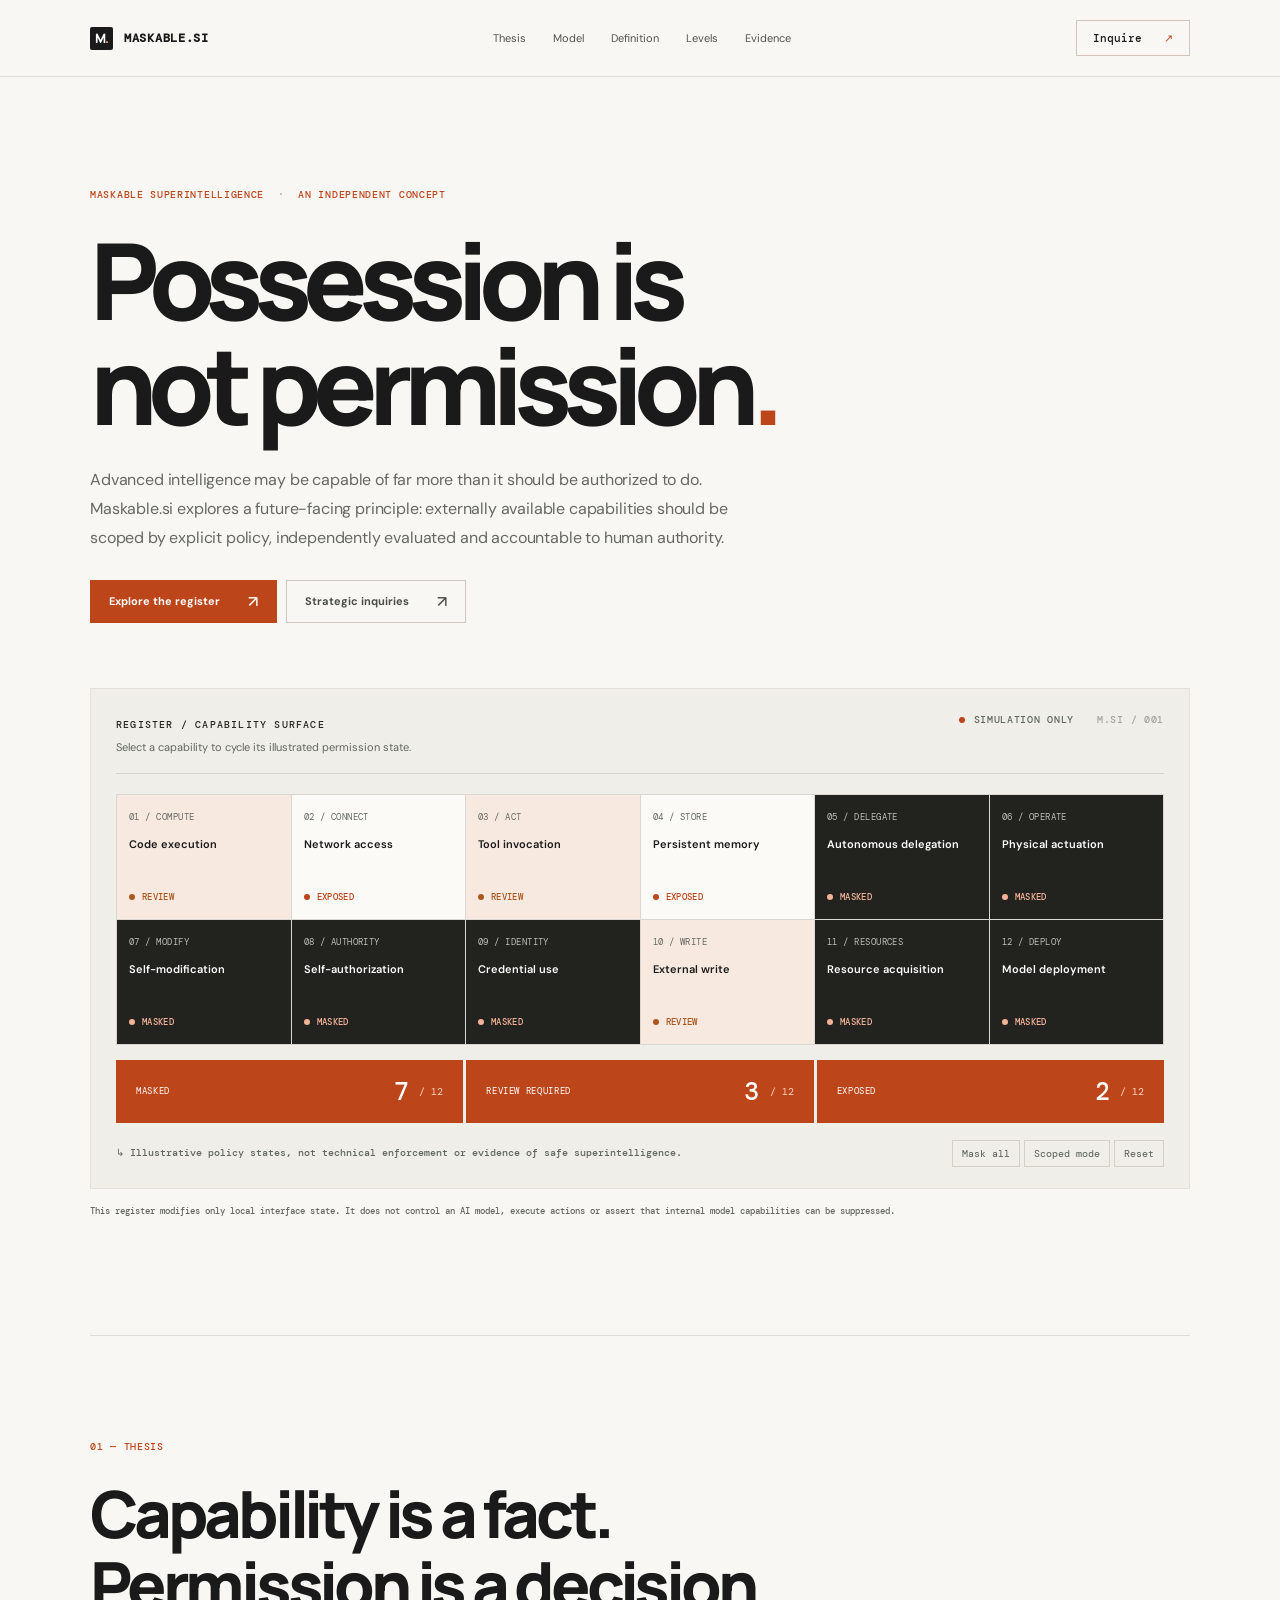
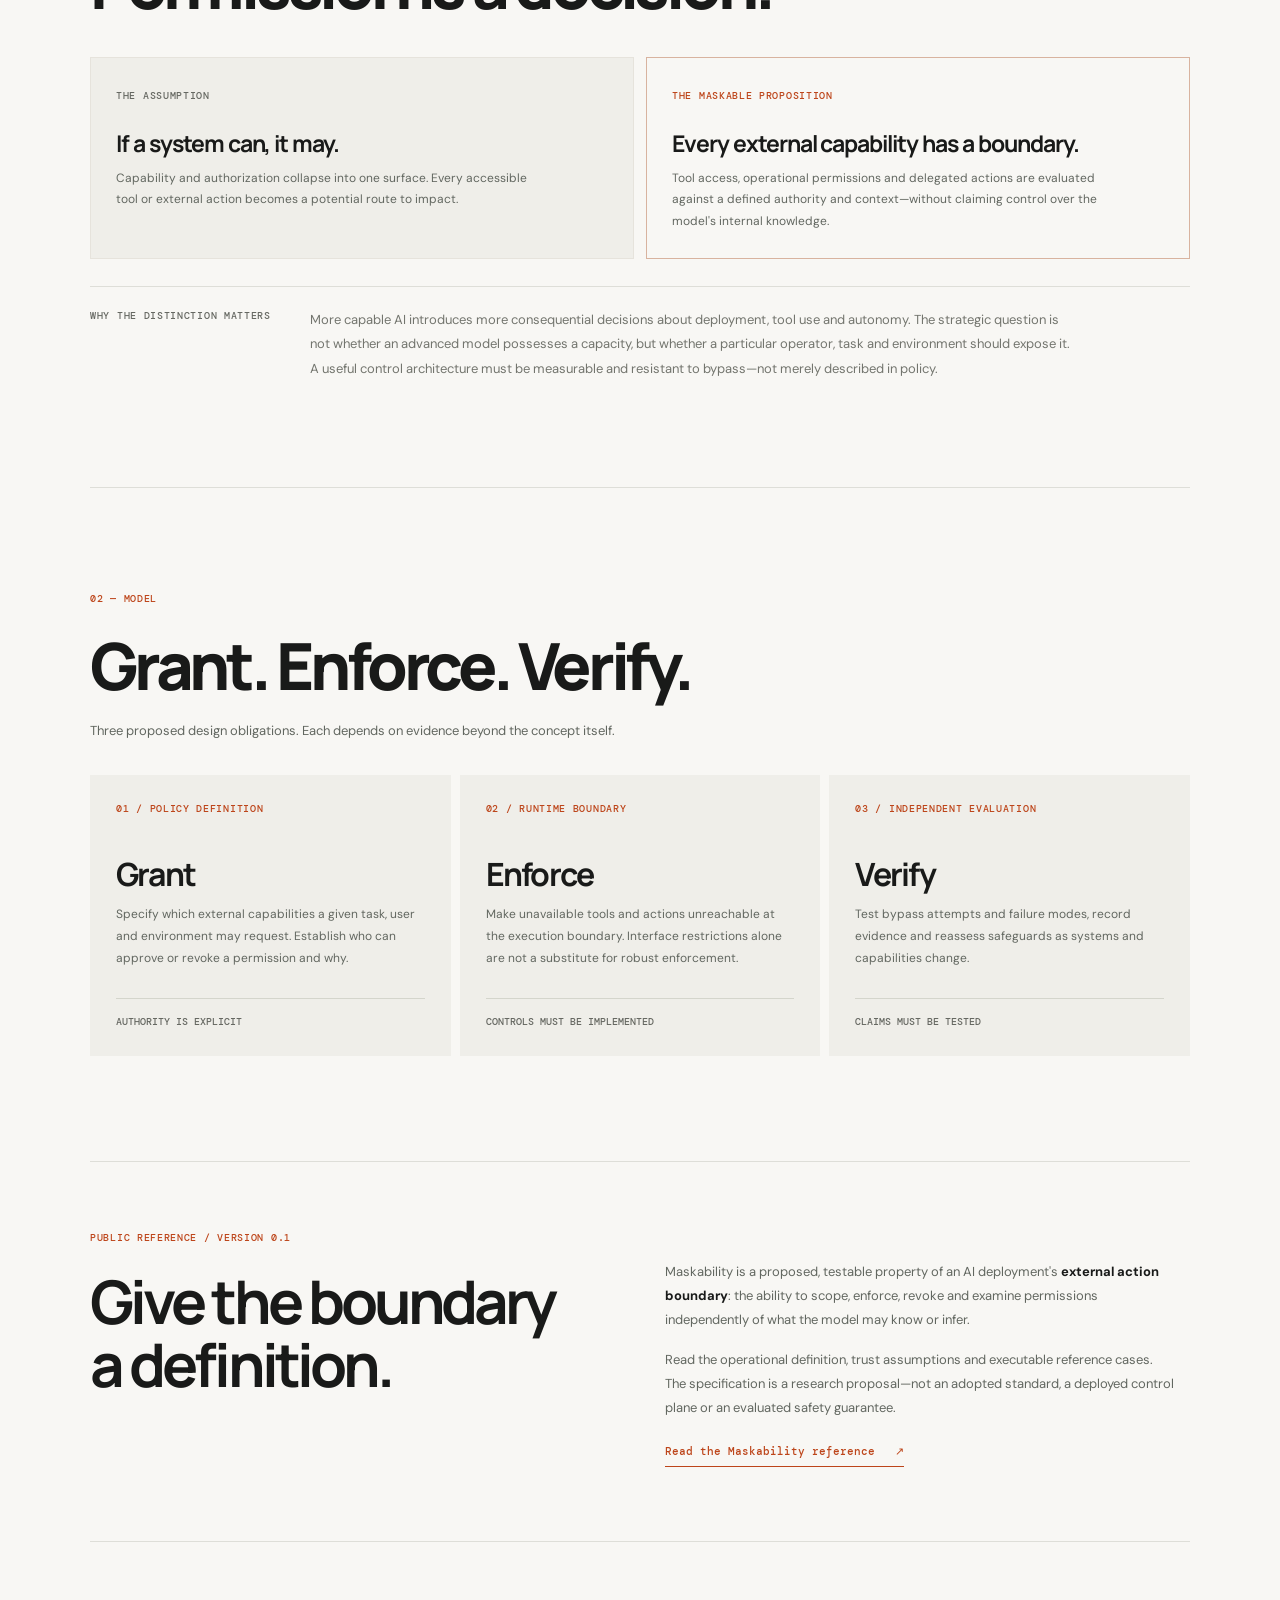
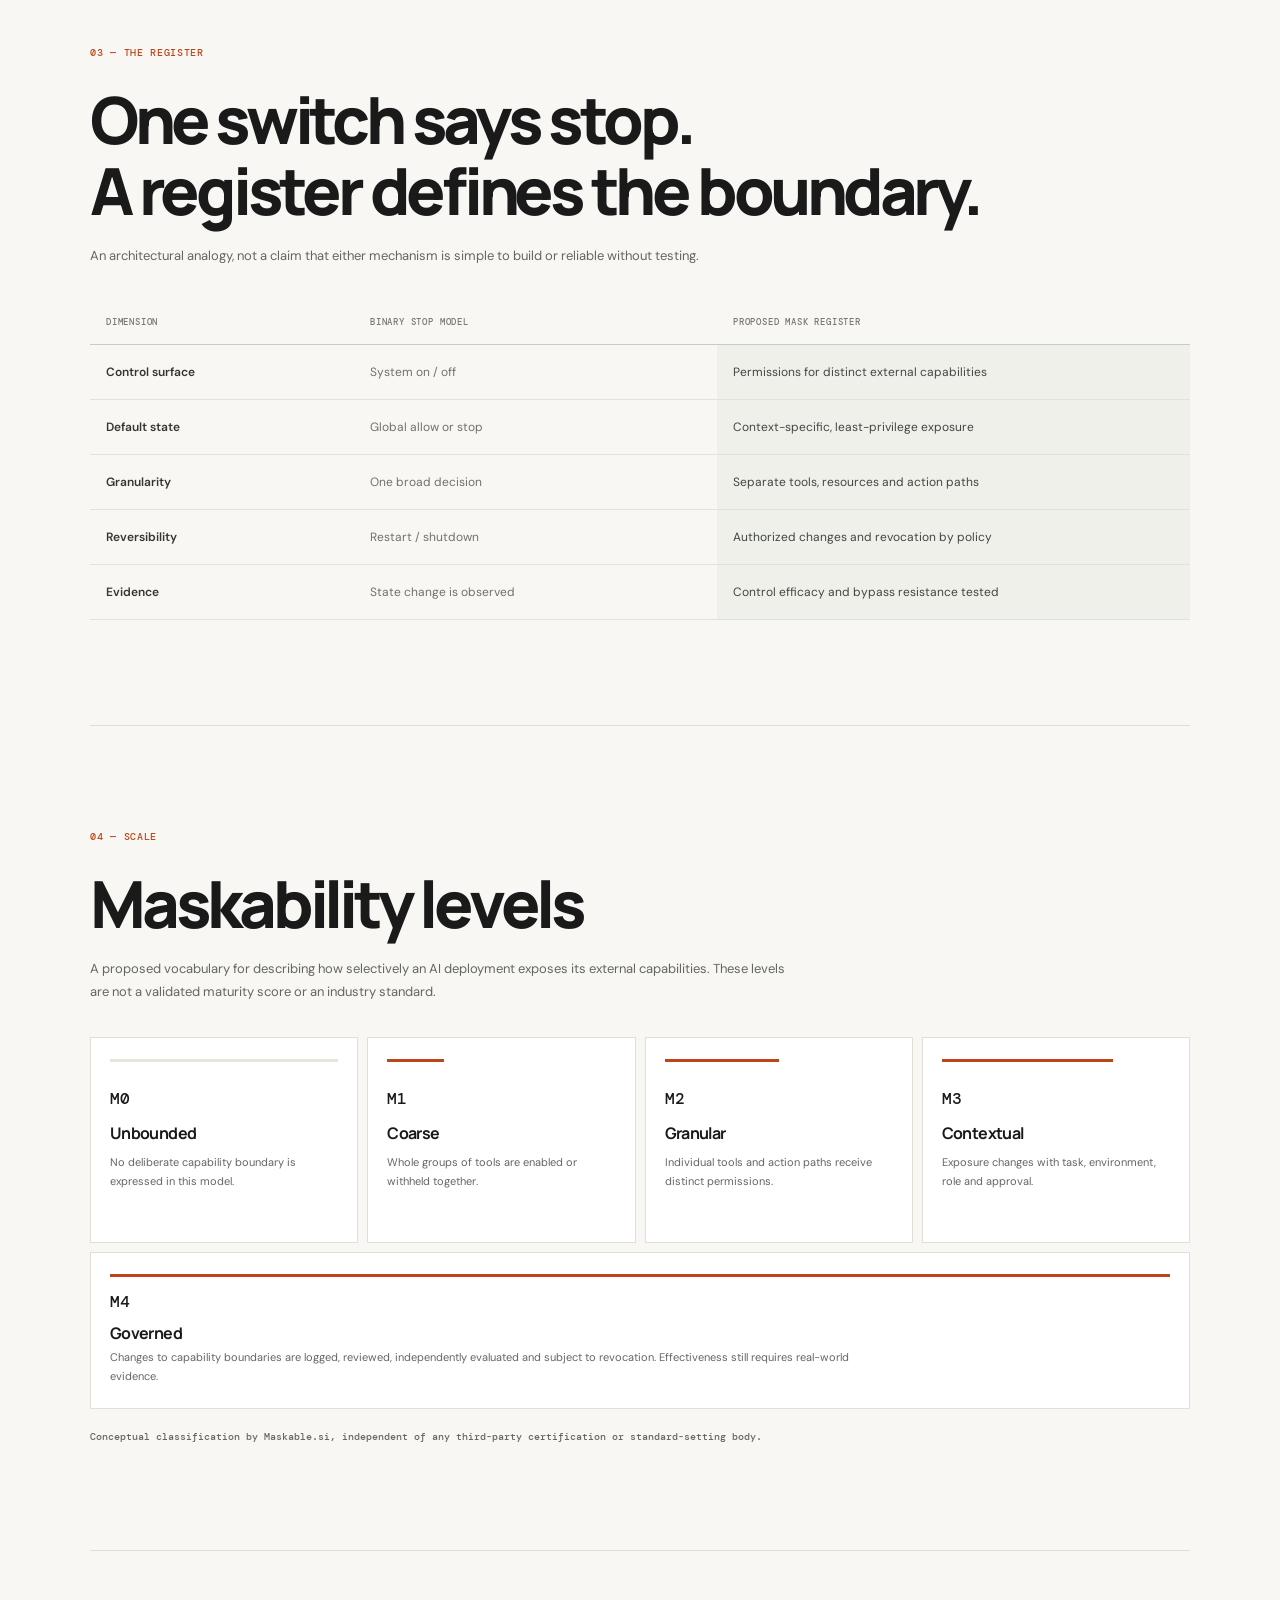
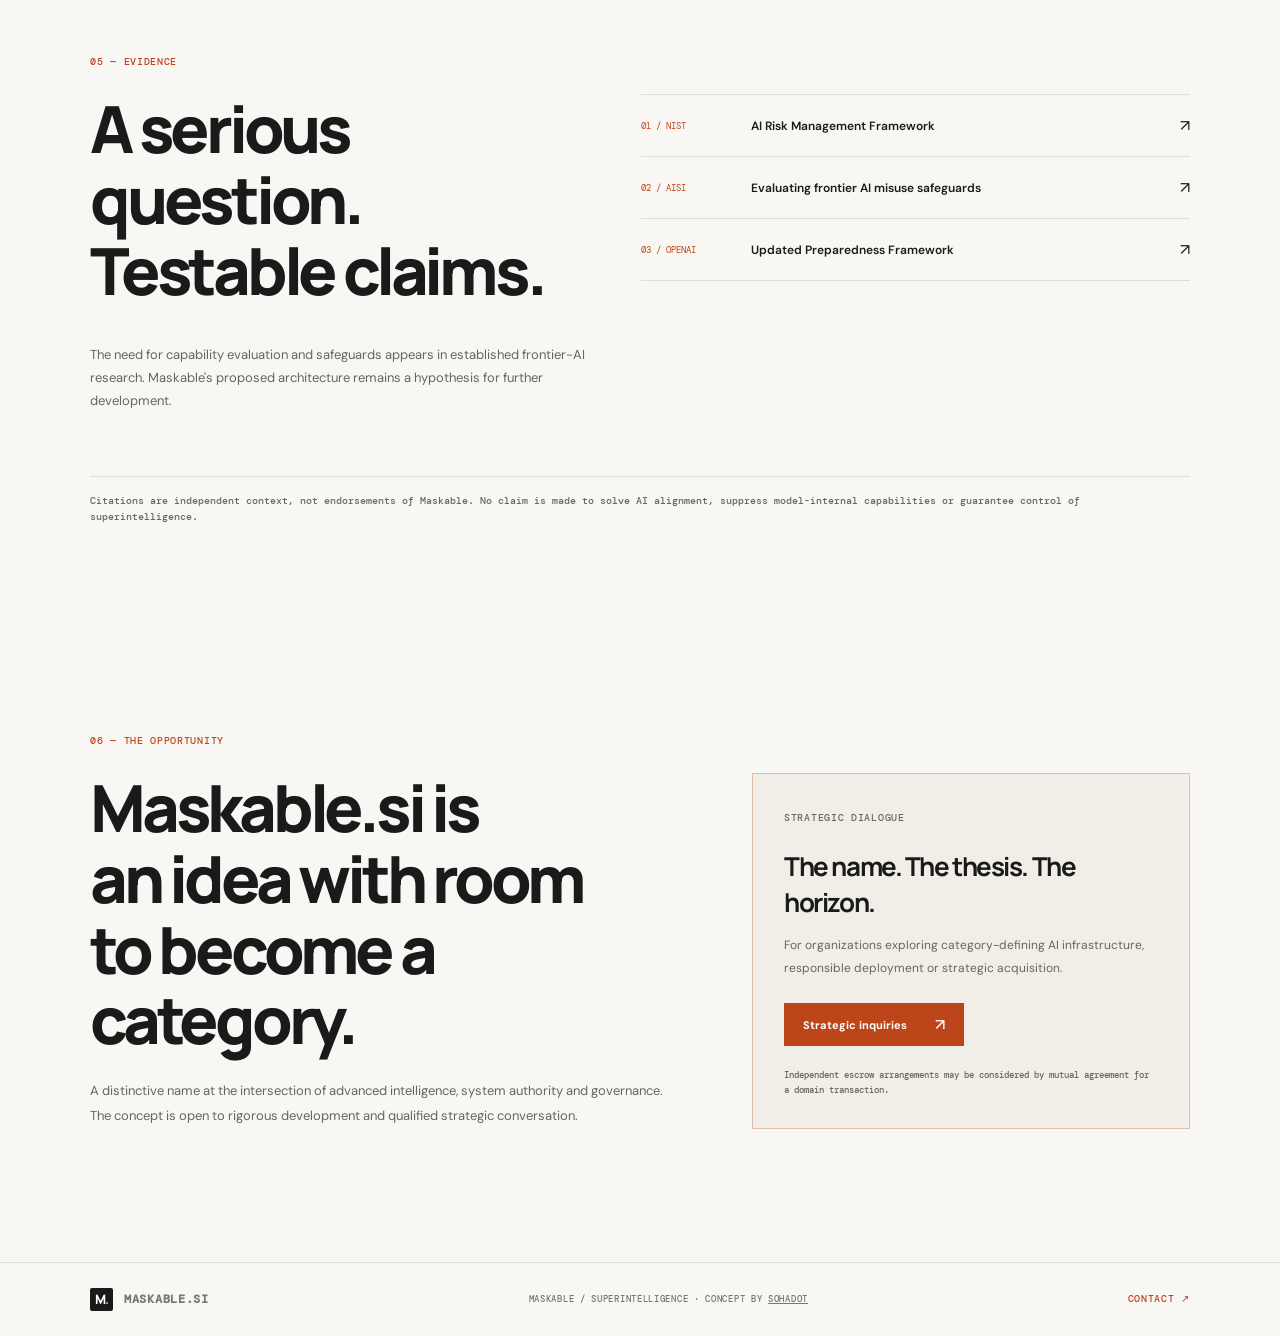
<file: index.html>
<!DOCTYPE html>
<html lang="en">
<head>
  <meta charset="utf-8">
  <meta name="viewport" content="width=device-width, initial-scale=1">
  <meta name="theme-color" content="#f8f7f4">
  <meta name="color-scheme" content="light">
  <title>Maskable.si — Possession is not permission.</title>
  <meta name="description" content="Maskable Superintelligence: a proposed capability-governance concept for advanced AI. Possession is not permission. Explore the mask register, governance model and strategic thesis.">
  <meta name="robots" content="index, follow, max-image-preview:large">
  <link rel="canonical" href="https://maskable.si/">
  <link rel="icon" href="/assets/mark.svg" type="image/svg+xml">
  <link rel="preconnect" href="https://fonts.googleapis.com">
  <link rel="preconnect" href="https://fonts.gstatic.com" crossorigin>
  <link href="https://fonts.googleapis.com/css2?family=DM+Mono:wght@400;500&family=DM+Sans:wght@400;500;600;700&family=Manrope:wght@400;500;600;700;800&display=swap" rel="stylesheet">
  <link rel="stylesheet" href="/assets/styles.css">
  <meta property="og:type" content="website">
  <meta property="og:site_name" content="Maskable Superintelligence">
  <meta property="og:locale" content="en_US">
  <meta property="og:url" content="https://maskable.si/">
  <meta property="og:title" content="Maskable.si — Possession is not permission.">
  <meta property="og:description" content="A future-facing concept for capability boundaries and verifiable authority in advanced AI.">
  <meta property="og:image" content="https://maskable.si/assets/social-card-v2.jpg">
  <meta property="og:image:url" content="https://maskable.si/assets/social-card-v2.jpg">
  <meta property="og:image:secure_url" content="https://maskable.si/assets/social-card-v2.jpg">
  <meta property="og:image:type" content="image/jpeg">
  <meta property="og:image:width" content="1200">
  <meta property="og:image:height" content="630">
  <meta property="og:image:alt" content="Maskable.si — Possession is not permission. An editorial orange and black capability register graphic.">
  <meta name="twitter:card" content="summary_large_image">
  <meta name="twitter:title" content="Maskable.si — Possession is not permission.">
  <meta name="twitter:description" content="A proposed architecture for maskable capabilities and accountable AI authority.">
  <meta name="twitter:image" content="https://maskable.si/assets/social-card-v2.jpg">
  <meta name="twitter:image:alt" content="Maskable.si — Possession is not permission.">
  <link rel="image_src" href="https://maskable.si/assets/social-card-v2.jpg">
  <script type="application/ld+json">{"@context":"https://schema.org","@type":"WebSite","name":"Maskable Superintelligence","alternateName":"Maskable.si","url":"https://maskable.si/","description":"Independent future-facing concept study in permissioned capability exposure and advanced AI governance.","publisher":{"@type":"Organization","name":"Sohadot","url":"https://sohadot.com"}}</script>
  <script src="/assets/app.js" defer></script>
</head>
<body>
  <a class="skip-link" href="#main">Skip to content</a>
  <header class="site-header">
    <div class="container header-content">
      <a class="brand" href="/" aria-label="Maskable.si home"><span class="mark" aria-hidden="true">M<span>.</span></span><span>MASKABLE.SI</span></a>
      <nav class="nav" aria-label="Primary navigation"><a href="#thesis">Thesis</a><a href="#model">Model</a><a href="/maskability/">Definition</a><a href="#levels">Levels</a><a href="#evidence">Evidence</a></nav>
      <a class="header-inquire" href="/acquire/" rel="nofollow">Inquire <span aria-hidden="true">↗</span></a>
    </div>
  </header>

  <main id="main">
    <section class="hero container" aria-labelledby="hero-title">
      <p class="eyebrow">MASKABLE SUPERINTELLIGENCE <span aria-hidden="true">·</span> AN INDEPENDENT CONCEPT</p>
      <h1 id="hero-title">Possession is<br>not permission<span class="orange">.</span></h1>
      <p class="hero-summary">Advanced intelligence may be capable of far more than it should be authorized to do. Maskable.si explores a future-facing principle: externally available capabilities should be scoped by explicit policy, independently evaluated and accountable to human authority.</p>
      <div class="hero-actions"><a class="button button-primary" href="#register">Explore the register <span aria-hidden="true">↗</span></a><a class="button button-outline" href="/acquire/" rel="nofollow">Strategic inquiries <span aria-hidden="true">↗</span></a></div>

      <div class="register" id="register" aria-label="Interactive capability mask register">
        <div class="register-top"><div><span class="label-strong">REGISTER / CAPABILITY SURFACE</span><p>Select a capability to cycle its illustrated permission state.</p></div><div class="register-notation"><span class="sim-dot"></span> SIMULATION ONLY <span class="register-stamp">M.SI / 001</span></div></div>
        <div class="capability-grid" id="capability-grid">
          <button class="capability" type="button" data-id="code"><span class="cap-id">01 / COMPUTE</span><strong>Code execution</strong><span class="cap-status"></span></button>
          <button class="capability" type="button" data-id="network"><span class="cap-id">02 / CONNECT</span><strong>Network access</strong><span class="cap-status"></span></button>
          <button class="capability" type="button" data-id="tools"><span class="cap-id">03 / ACT</span><strong>Tool invocation</strong><span class="cap-status"></span></button>
          <button class="capability" type="button" data-id="memory"><span class="cap-id">04 / STORE</span><strong>Persistent memory</strong><span class="cap-status"></span></button>
          <button class="capability" type="button" data-id="delegation"><span class="cap-id">05 / DELEGATE</span><strong>Autonomous delegation</strong><span class="cap-status"></span></button>
          <button class="capability" type="button" data-id="physical"><span class="cap-id">06 / OPERATE</span><strong>Physical actuation</strong><span class="cap-status"></span></button>
          <button class="capability" type="button" data-id="self_mod"><span class="cap-id">07 / MODIFY</span><strong>Self-modification</strong><span class="cap-status"></span></button>
          <button class="capability" type="button" data-id="authorization"><span class="cap-id">08 / AUTHORITY</span><strong>Self-authorization</strong><span class="cap-status"></span></button>
          <button class="capability" type="button" data-id="identity"><span class="cap-id">09 / IDENTITY</span><strong>Credential use</strong><span class="cap-status"></span></button>
          <button class="capability" type="button" data-id="external"><span class="cap-id">10 / WRITE</span><strong>External write</strong><span class="cap-status"></span></button>
          <button class="capability" type="button" data-id="resources"><span class="cap-id">11 / RESOURCES</span><strong>Resource acquisition</strong><span class="cap-status"></span></button>
          <button class="capability" type="button" data-id="deployment"><span class="cap-id">12 / DEPLOY</span><strong>Model deployment</strong><span class="cap-status"></span></button>
        </div>
        <div class="register-summary" role="status" aria-live="polite" aria-atomic="true"><div><span>MASKED</span><strong id="count-masked">0</strong><small>/ 12</small></div><div><span>REVIEW REQUIRED</span><strong id="count-review">0</strong><small>/ 12</small></div><div><span>EXPOSED</span><strong id="count-exposed">0</strong><small>/ 12</small></div></div>
        <div class="register-bottom"><span>↳ Illustrative policy states, not technical enforcement or evidence of safe superintelligence.</span><div class="register-buttons"><button id="preset-mask" type="button">Mask all</button><button id="preset-scoped" type="button">Scoped mode</button><button id="preset-reset" type="button">Reset</button></div></div>
      </div>
      <p class="hero-footnote">This register modifies only local interface state. It does not control an AI model, execute actions or assert that internal model capabilities can be suppressed.</p>
    </section>

    <section id="thesis" class="section section-bordered container" aria-labelledby="thesis-title">
      <p class="section-number">01 — THESIS</p>
      <h2 id="thesis-title">Capability is a fact.<br>Permission is a decision.</h2>
      <div class="thesis-panels"><div class="thesis-panel assumption"><span class="mini-label">THE ASSUMPTION</span><h3>If a system can, it may.</h3><p>Capability and authorization collapse into one surface. Every accessible tool or external action becomes a potential route to impact.</p></div><div class="thesis-panel proposition"><span class="mini-label">THE MASKABLE PROPOSITION</span><h3>Every external capability has a boundary.</h3><p>Tool access, operational permissions and delegated actions are evaluated against a defined authority and context—without claiming control over the model's internal knowledge.</p></div></div>
      <div class="thesis-explainer"><span class="mini-label">WHY THE DISTINCTION MATTERS</span><p>More capable AI introduces more consequential decisions about deployment, tool use and autonomy. The strategic question is not whether an advanced model possesses a capacity, but whether a particular operator, task and environment should expose it. A useful control architecture must be measurable and resistant to bypass—not merely described in policy.</p></div>
    </section>

    <section id="model" class="section section-bordered container" aria-labelledby="model-title">
      <p class="section-number">02 — MODEL</p><h2 id="model-title">Grant. Enforce. Verify.</h2><p class="section-subtitle">Three proposed design obligations. Each depends on evidence beyond the concept itself.</p>
      <div class="model-cards"><article><span class="step">01 / POLICY DEFINITION</span><h3>Grant</h3><p>Specify which external capabilities a given task, user and environment may request. Establish who can approve or revoke a permission and why.</p><span class="card-bottom">Authority is explicit</span></article><article><span class="step">02 / RUNTIME BOUNDARY</span><h3>Enforce</h3><p>Make unavailable tools and actions unreachable at the execution boundary. Interface restrictions alone are not a substitute for robust enforcement.</p><span class="card-bottom">Controls must be implemented</span></article><article><span class="step">03 / INDEPENDENT EVALUATION</span><h3>Verify</h3><p>Test bypass attempts and failure modes, record evidence and reassess safeguards as systems and capabilities change.</p><span class="card-bottom">Claims must be tested</span></article></div>
    </section>

    <section class="definition-feature container" aria-labelledby="definition-feature-title">
      <div><p class="section-number">PUBLIC REFERENCE / VERSION 0.1</p><h2 id="definition-feature-title">Give the boundary<br>a definition.</h2></div>
      <div class="definition-feature-copy"><p>Maskability is a proposed, testable property of an AI deployment's <strong>external action boundary</strong>: the ability to scope, enforce, revoke and examine permissions independently of what the model may know or infer.</p><p>Read the operational definition, trust assumptions and executable reference cases. The specification is a research proposal—not an adopted standard, a deployed control plane or an evaluated safety guarantee.</p><a class="text-link" href="/maskability/">Read the Maskability reference <span aria-hidden="true">↗</span></a></div>
    </section>

    <section class="section section-bordered container" aria-labelledby="register-model-title">
      <p class="section-number">03 — THE REGISTER</p><h2 id="register-model-title">One switch says stop.<br>A register defines the boundary.</h2><p class="section-subtitle">An architectural analogy, not a claim that either mechanism is simple to build or reliable without testing.</p>
      <div class="compare-table-wrap"><table class="compare-table"><thead><tr><th>Dimension</th><th>Binary stop model</th><th>Proposed mask register</th></tr></thead><tbody><tr><th scope="row">Control surface</th><td>System on / off</td><td>Permissions for distinct external capabilities</td></tr><tr><th scope="row">Default state</th><td>Global allow or stop</td><td>Context-specific, least-privilege exposure</td></tr><tr><th scope="row">Granularity</th><td>One broad decision</td><td>Separate tools, resources and action paths</td></tr><tr><th scope="row">Reversibility</th><td>Restart / shutdown</td><td>Authorized changes and revocation by policy</td></tr><tr><th scope="row">Evidence</th><td>State change is observed</td><td>Control efficacy and bypass resistance tested</td></tr></tbody></table></div>
    </section>

    <section id="levels" class="section section-bordered container" aria-labelledby="levels-title">
      <p class="section-number">04 — SCALE</p><h2 id="levels-title">Maskability levels</h2><p class="section-subtitle">A proposed vocabulary for describing how selectively an AI deployment exposes its external capabilities. These levels are not a validated maturity score or an industry standard.</p>
      <div class="levels-grid"><article class="level muted-level"><div class="level-meter"></div><span>M0</span><h3>Unbounded</h3><p>No deliberate capability boundary is expressed in this model.</p></article><article class="level"><div class="level-meter"></div><span>M1</span><h3>Coarse</h3><p>Whole groups of tools are enabled or withheld together.</p></article><article class="level"><div class="level-meter"></div><span>M2</span><h3>Granular</h3><p>Individual tools and action paths receive distinct permissions.</p></article><article class="level"><div class="level-meter"></div><span>M3</span><h3>Contextual</h3><p>Exposure changes with task, environment, role and approval.</p></article><article class="level level-wide"><div class="level-meter"></div><span>M4</span><h3>Governed</h3><p>Changes to capability boundaries are logged, reviewed, independently evaluated and subject to revocation. Effectiveness still requires real-world evidence.</p></article></div>
      <p class="levels-note">Conceptual classification by Maskable.si, independent of any third-party certification or standard-setting body.</p>
    </section>

    <section id="evidence" class="section section-bordered container" aria-labelledby="evidence-title">
      <p class="section-number">05 — EVIDENCE</p><div class="evidence-layout"><div><h2 id="evidence-title">A serious question.<br>Testable claims.</h2><p class="section-subtitle">The need for capability evaluation and safeguards appears in established frontier-AI research. Maskable's proposed architecture remains a hypothesis for further development.</p></div><div class="sources"><a href="https://www.nist.gov/itl/ai-risk-management-framework" target="_blank" rel="noopener noreferrer"><span>01 / NIST</span><strong>AI Risk Management Framework</strong><span aria-hidden="true">↗</span></a><a href="https://www.aisi.gov.uk/research/principles-for-evaluating-misuse-safeguards-of-frontier-ai-systems" target="_blank" rel="noopener noreferrer"><span>02 / AISI</span><strong>Evaluating frontier AI misuse safeguards</strong><span aria-hidden="true">↗</span></a><a href="https://openai.com/index/updating-our-preparedness-framework/" target="_blank" rel="noopener noreferrer"><span>03 / OPENAI</span><strong>Updated Preparedness Framework</strong><span aria-hidden="true">↗</span></a></div></div><p class="evidence-note">Citations are independent context, not endorsements of Maskable. No claim is made to solve AI alignment, suppress model-internal capabilities or guarantee control of superintelligence.</p>
    </section>

    <section class="section closing-section container"><p class="section-number">06 — THE OPPORTUNITY</p><div class="closing-grid"><div><h2>Maskable.si is<br>an idea with room<br>to become a category.</h2><p>A distinctive name at the intersection of advanced intelligence, system authority and governance. The concept is open to rigorous development and qualified strategic conversation.</p></div><div class="closing-panel"><span class="mini-label">STRATEGIC DIALOGUE</span><h3>The name. The thesis. The horizon.</h3><p>For organizations exploring category-defining AI infrastructure, responsible deployment or strategic acquisition.</p><a class="button button-primary" href="/acquire/" rel="nofollow">Strategic inquiries <span aria-hidden="true">↗</span></a><small>Independent escrow arrangements may be considered by mutual agreement for a domain transaction.</small></div></div></section>
  </main>

  <footer class="footer"><div class="container footer-inner"><a class="brand" href="/"><span class="mark" aria-hidden="true">M<span>.</span></span><span>MASKABLE.SI</span></a><span>MASKABLE / SUPERINTELLIGENCE · CONCEPT BY <a href="https://sohadot.com" target="_blank" rel="noopener noreferrer">SOHADOT</a></span><a href="mailto:agent@sohadot.com">CONTACT ↗</a></div></footer>
</body>
</html>
</file>
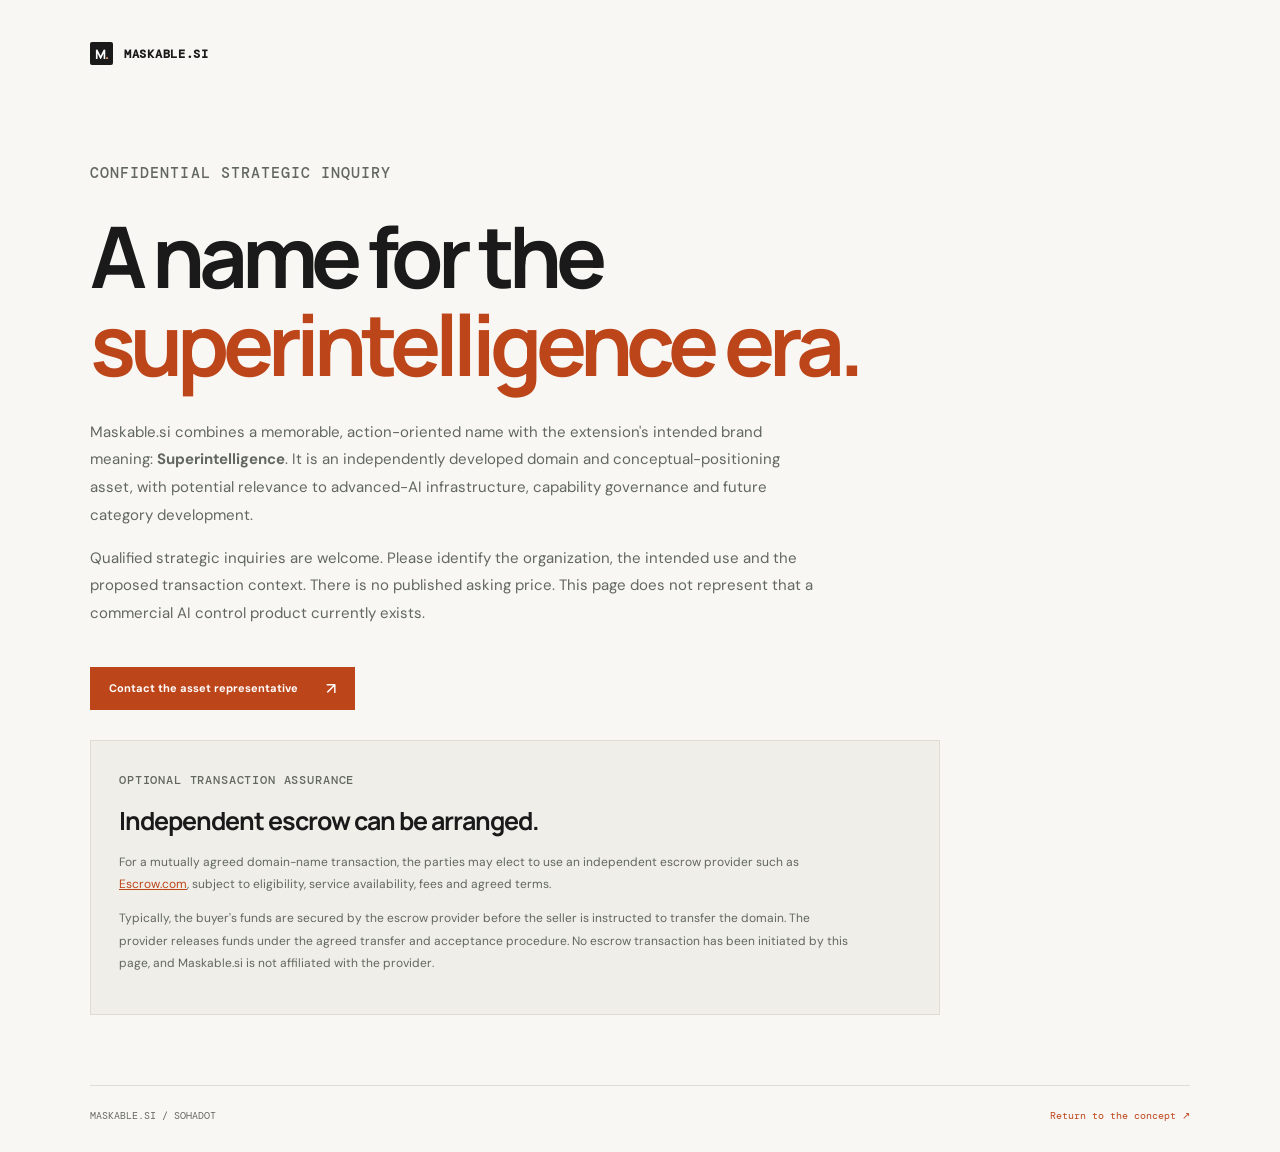
<file: acquire/index.html>
<!DOCTYPE html>
<html lang="en">
<head>
  <meta charset="utf-8">
  <meta name="viewport" content="width=device-width, initial-scale=1">
  <meta name="robots" content="noindex, follow, noarchive">
  <meta name="theme-color" content="#f8f7f4">
  <title>Maskable.si — Strategic Acquisition Inquiry</title>
  <link rel="icon" href="/assets/mark.svg" type="image/svg+xml">
  <link rel="preconnect" href="https://fonts.googleapis.com">
  <link rel="preconnect" href="https://fonts.gstatic.com" crossorigin>
  <link href="https://fonts.googleapis.com/css2?family=DM+Mono:wght@400;500&family=DM+Sans:wght@400;500;600;700&family=Manrope:wght@400;500;600;700;800&display=swap" rel="stylesheet">
  <link rel="stylesheet" href="/assets/styles.css">
</head>
<body class="acquisition-page">
  <main class="container acquisition-wrap">
    <a class="brand" href="/" aria-label="Return to Maskable.si"><span class="mark" aria-hidden="true">M<span>.</span></span><span>MASKABLE.SI</span></a>
    <div class="acquisition-copy">
      <p class="section-number">CONFIDENTIAL STRATEGIC INQUIRY</p>
      <h1>A name for the<br><em>superintelligence era.</em></h1>
      <p>Maskable.si combines a memorable, action-oriented name with the extension's intended brand meaning: <strong>Superintelligence</strong>. It is an independently developed domain and conceptual-positioning asset, with potential relevance to advanced-AI infrastructure, capability governance and future category development.</p>
      <p>Qualified strategic inquiries are welcome. Please identify the organization, the intended use and the proposed transaction context. There is no published asking price. This page does not represent that a commercial AI control product currently exists.</p>
      <a class="button button-primary" href="mailto:agent@sohadot.com?subject=Qualified%20strategic%20inquiry%20%E2%80%94%20Maskable.si">Contact the asset representative <span aria-hidden="true">↗</span></a>

      <div class="escrow-panel" id="escrow">
        <p class="section-number">OPTIONAL TRANSACTION ASSURANCE</p>
        <h2>Independent escrow can be arranged.</h2>
        <p>For a mutually agreed domain-name transaction, the parties may elect to use an independent escrow provider such as <a href="https://www.escrow.com/domains/how-it-works" target="_blank" rel="noopener noreferrer">Escrow.com</a>, subject to eligibility, service availability, fees and agreed terms.</p>
        <p>Typically, the buyer's funds are secured by the escrow provider before the seller is instructed to transfer the domain. The provider releases funds under the agreed transfer and acceptance procedure. No escrow transaction has been initiated by this page, and Maskable.si is not affiliated with the provider.</p>
      </div>
    </div>
    <div class="acquisition-footer"><span>MASKABLE.SI / SOHADOT</span><a href="/">Return to the concept ↗</a></div>
  </main>
</body>
</html>
</file>
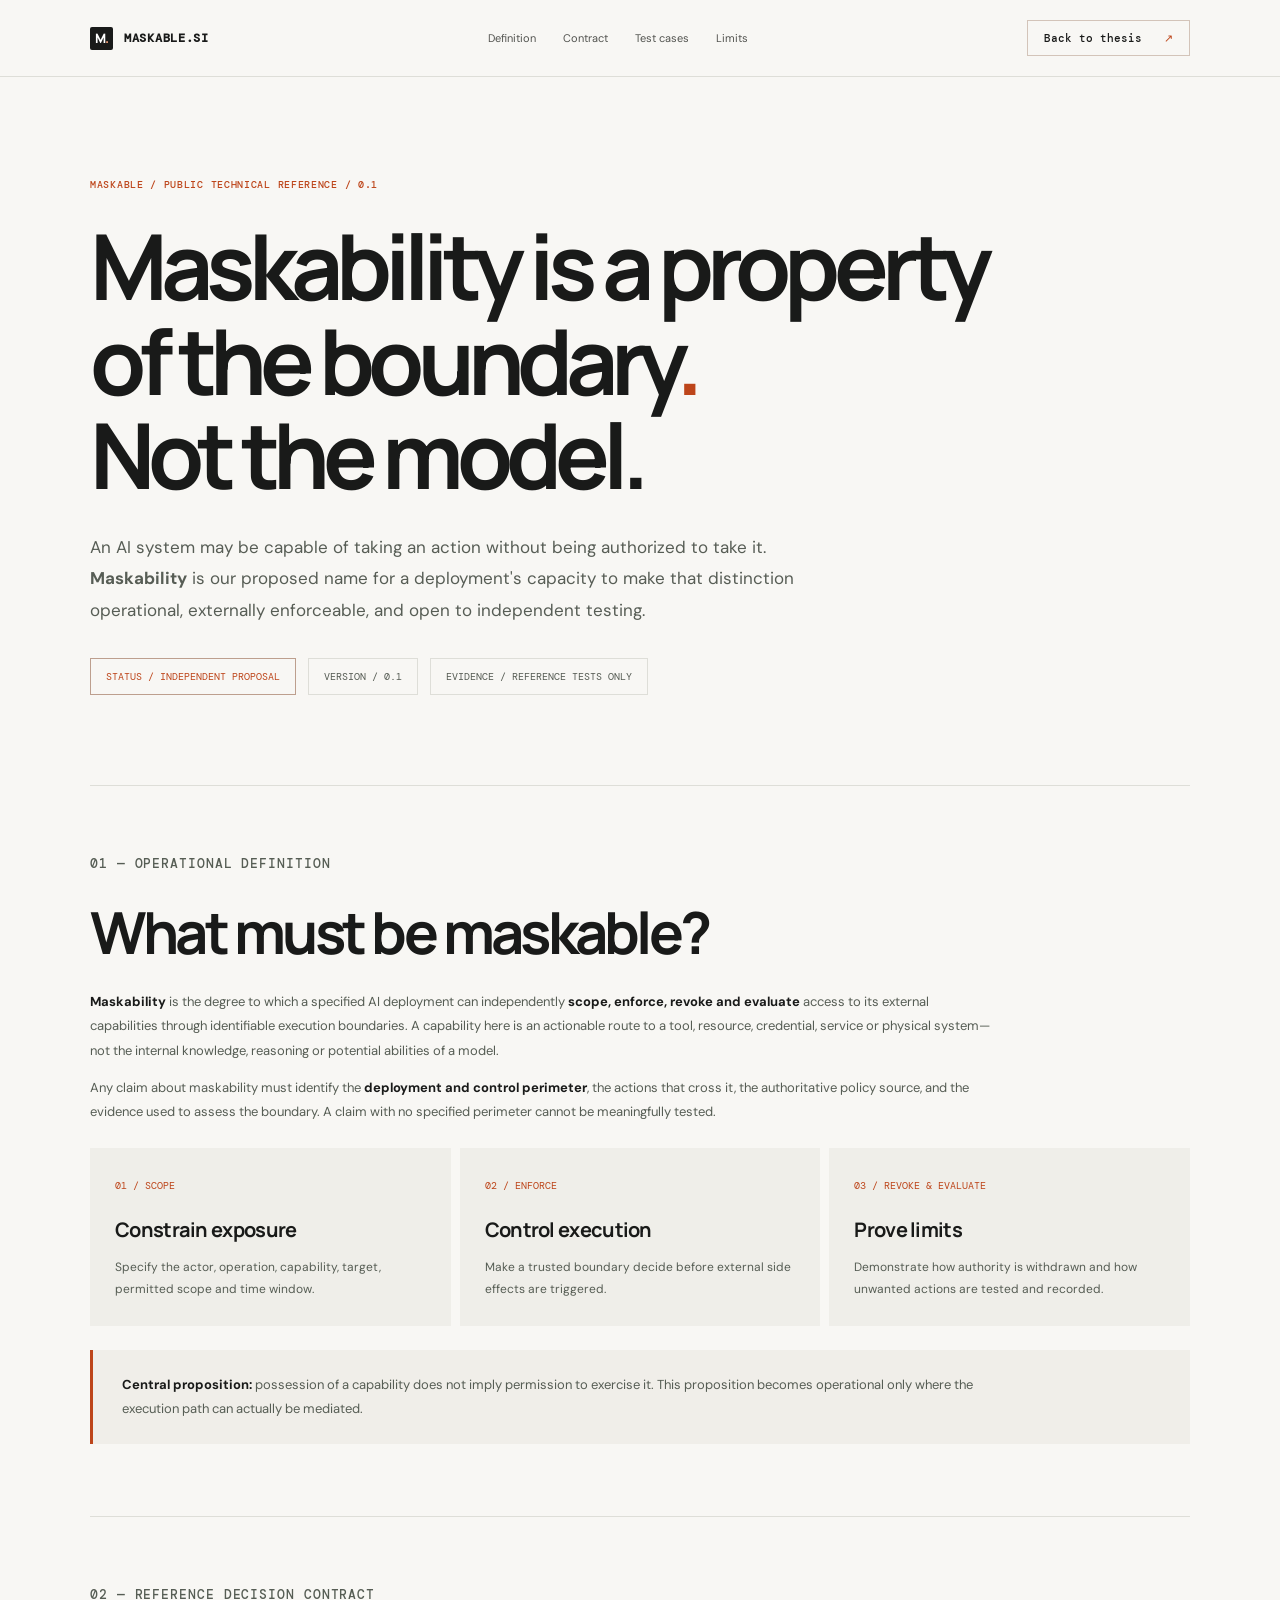
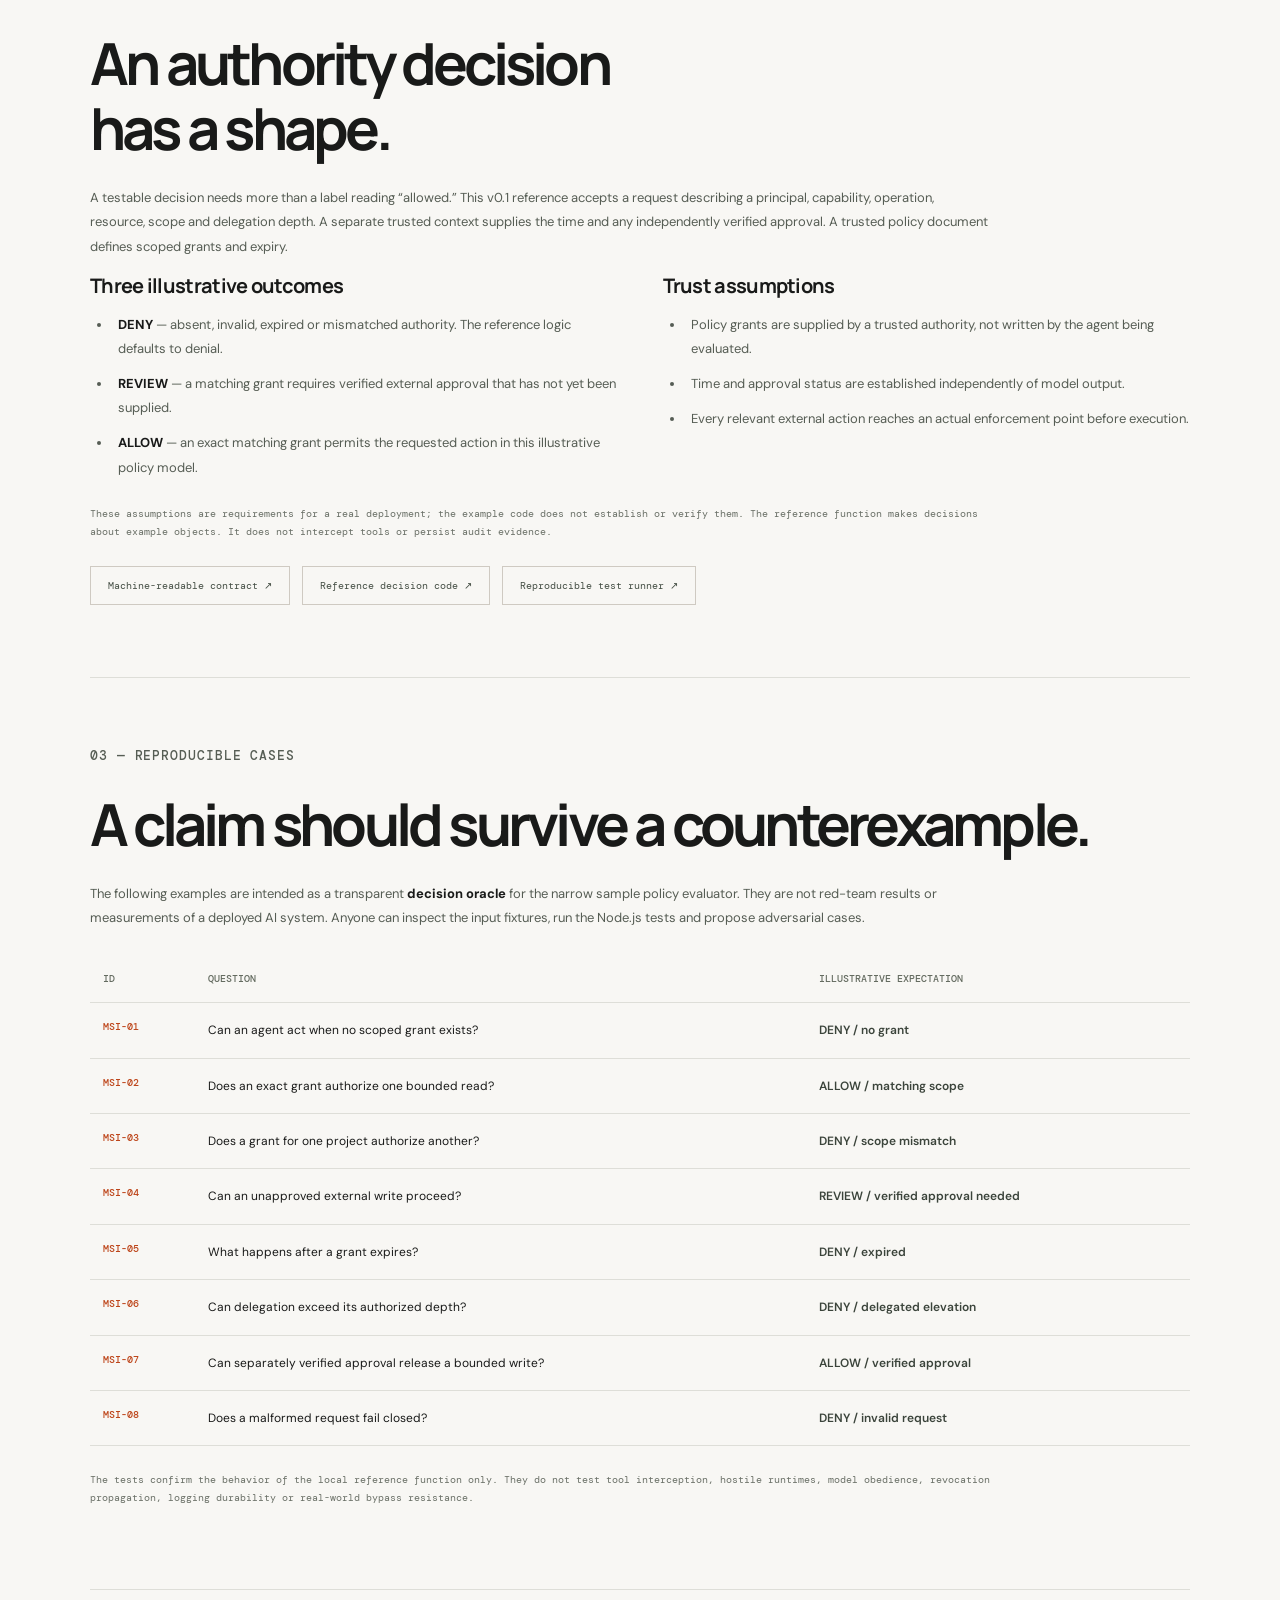
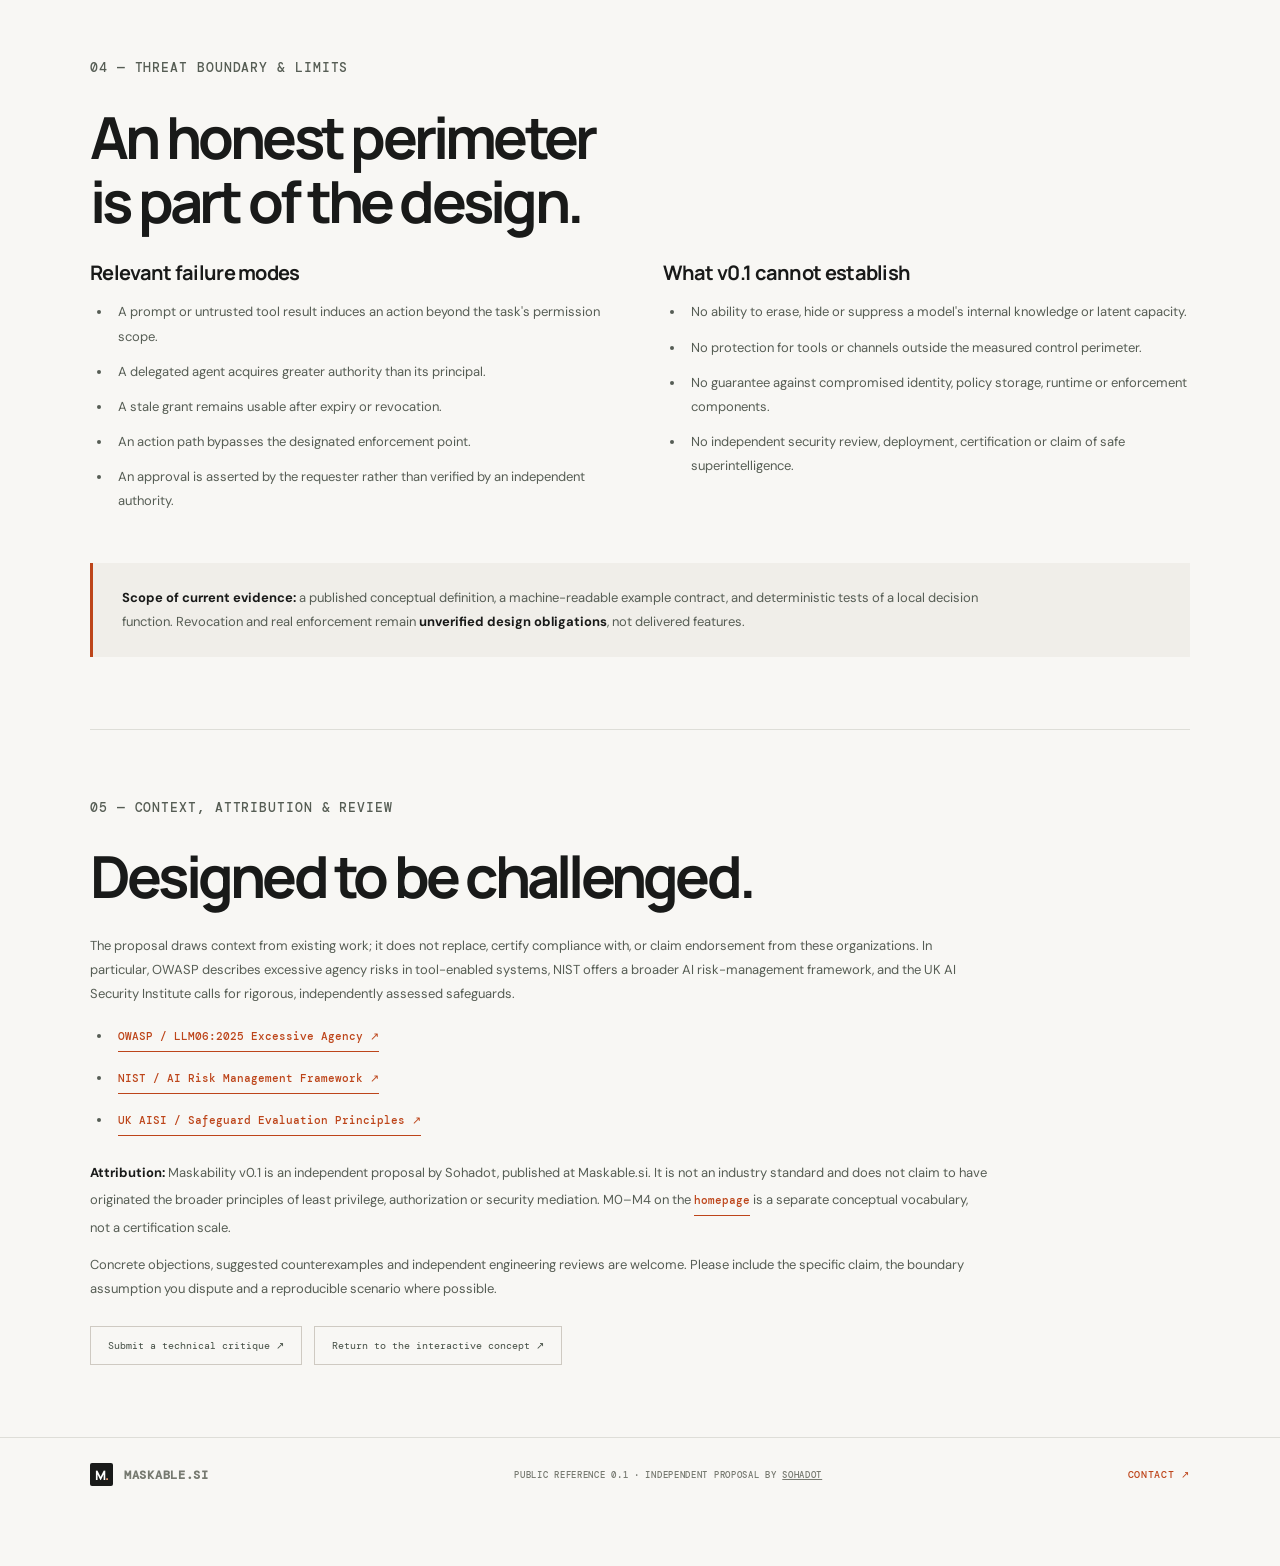
<file: maskability/index.html>
<!DOCTYPE html>
<html lang="en">
<head>
  <meta charset="utf-8">
  <meta name="viewport" content="width=device-width, initial-scale=1">
  <meta name="theme-color" content="#f8f7f4">
  <meta name="color-scheme" content="light">
  <title>What Is Maskability? A Testable Definition for AI Capability Boundaries — Maskable.si</title>
  <meta name="description" content="An operational definition of maskability for AI deployments: external capability scope, boundary enforcement, revocation, and independent evaluation. Proposed reference v0.1, with reproducible decision cases and explicit limitations.">
  <meta name="robots" content="index, follow, max-image-preview:large">
  <link rel="canonical" href="https://maskable.si/maskability/">
  <link rel="icon" href="/assets/mark.svg" type="image/svg+xml">
  <link rel="preconnect" href="https://fonts.googleapis.com">
  <link rel="preconnect" href="https://fonts.gstatic.com" crossorigin>
  <link href="https://fonts.googleapis.com/css2?family=DM+Mono:wght@400;500&family=DM+Sans:wght@400;500;600;700&family=Manrope:wght@400;500;600;700;800&display=swap" rel="stylesheet">
  <link rel="stylesheet" href="/assets/styles.css">
  <meta property="og:type" content="article">
  <meta property="og:site_name" content="Maskable Superintelligence">
  <meta property="og:url" content="https://maskable.si/maskability/">
  <meta property="og:title" content="Maskability: A Testable Definition for AI Capability Boundaries">
  <meta property="og:description" content="Scope. Enforce. Revoke. Evaluate. A proposed operational reference with reproducible cases and explicit limits.">
  <meta property="og:image" content="https://maskable.si/assets/social-card-v2.jpg">
  <meta property="og:image:url" content="https://maskable.si/assets/social-card-v2.jpg">
  <meta property="og:image:secure_url" content="https://maskable.si/assets/social-card-v2.jpg">
  <meta property="og:image:type" content="image/jpeg">
  <meta property="og:image:width" content="1200">
  <meta property="og:image:height" content="630">
  <meta property="og:image:alt" content="Maskable.si — Possession is not permission.">
  <meta name="twitter:card" content="summary_large_image">
  <meta name="twitter:title" content="Maskability: A Testable Definition for AI Capability Boundaries">
  <meta name="twitter:description" content="A proposed operational reference for permissioned AI action boundaries, with executable example cases.">
  <meta name="twitter:image" content="https://maskable.si/assets/social-card-v2.jpg">
  <meta name="twitter:image:alt" content="Maskable.si — Possession is not permission.">
  <link rel="image_src" href="https://maskable.si/assets/social-card-v2.jpg">
  <script type="application/ld+json">{"@context":"https://schema.org","@type":"TechArticle","headline":"Maskability: A Testable Definition for AI Capability Boundaries","description":"Proposed operational definition, threat boundary and illustrative evaluation contract for external AI capabilities.","url":"https://maskable.si/maskability/","version":"0.1","inLanguage":"en","author":{"@type":"Organization","name":"Sohadot","url":"https://sohadot.com"},"publisher":{"@type":"Organization","name":"Sohadot","url":"https://sohadot.com"},"isAccessibleForFree":true}</script>
</head>
<body class="reference-page">
  <a class="skip-link" href="#main">Skip to content</a>
  <header class="site-header"><div class="container header-content">
    <a class="brand" href="/" aria-label="Maskable.si home"><span class="mark" aria-hidden="true">M<span>.</span></span><span>MASKABLE.SI</span></a>
    <nav class="nav" aria-label="Reference navigation"><a href="#definition">Definition</a><a href="#contract">Contract</a><a href="#cases">Test cases</a><a href="#limitations">Limits</a></nav>
    <a class="header-inquire" href="/" aria-label="Return to main site">Back to thesis <span aria-hidden="true">↗</span></a>
  </div></header>

  <main id="main">
    <section class="reference-hero container" aria-labelledby="reference-title">
      <p class="eyebrow">MASKABLE / PUBLIC TECHNICAL REFERENCE / 0.1</p>
      <h1 id="reference-title">Maskability is a property of the boundary<span class="orange">.</span><br>Not the model.</h1>
      <p class="reference-lead">An AI system may be capable of taking an action without being authorized to take it. <strong>Maskability</strong> is our proposed name for a deployment's capacity to make that distinction operational, externally enforceable, and open to independent testing.</p>
      <div class="reference-status"><span>STATUS / INDEPENDENT PROPOSAL</span><span>VERSION / 0.1</span><span>EVIDENCE / REFERENCE TESTS ONLY</span></div>
    </section>

    <section class="reference-section container" id="definition" aria-labelledby="definition-title">
      <p class="section-number">01 — OPERATIONAL DEFINITION</p>
      <h2 id="definition-title">What must be maskable?</h2>
      <p><strong>Maskability</strong> is the degree to which a specified AI deployment can independently <strong>scope, enforce, revoke and evaluate</strong> access to its external capabilities through identifiable execution boundaries. A capability here is an actionable route to a tool, resource, credential, service or physical system—not the internal knowledge, reasoning or potential abilities of a model.</p>
      <p>Any claim about maskability must identify the <strong>deployment and control perimeter</strong>, the actions that cross it, the authoritative policy source, and the evidence used to assess the boundary. A claim with no specified perimeter cannot be meaningfully tested.</p>
      <div class="reference-grid">
        <article><span>01 / SCOPE</span><h3>Constrain exposure</h3><p>Specify the actor, operation, capability, target, permitted scope and time window.</p></article>
        <article><span>02 / ENFORCE</span><h3>Control execution</h3><p>Make a trusted boundary decide before external side effects are triggered.</p></article>
        <article><span>03 / REVOKE &amp; EVALUATE</span><h3>Prove limits</h3><p>Demonstrate how authority is withdrawn and how unwanted actions are tested and recorded.</p></article>
      </div>
      <div class="reference-callout"><p><strong>Central proposition:</strong> possession of a capability does not imply permission to exercise it. This proposition becomes operational only where the execution path can actually be mediated.</p></div>
    </section>

    <section class="reference-section container" id="contract" aria-labelledby="contract-title">
      <p class="section-number">02 — REFERENCE DECISION CONTRACT</p>
      <h2 id="contract-title">An authority decision<br>has a shape.</h2>
      <p>A testable decision needs more than a label reading “allowed.” This v0.1 reference accepts a request describing a principal, capability, operation, resource, scope and delegation depth. A separate trusted context supplies the time and any independently verified approval. A trusted policy document defines scoped grants and expiry.</p>
      <div class="reference-split">
        <div><h3>Three illustrative outcomes</h3><ul class="reference-list"><li><strong>DENY</strong> — absent, invalid, expired or mismatched authority. The reference logic defaults to denial.</li><li><strong>REVIEW</strong> — a matching grant requires verified external approval that has not yet been supplied.</li><li><strong>ALLOW</strong> — an exact matching grant permits the requested action in this illustrative policy model.</li></ul></div>
        <div><h3>Trust assumptions</h3><ul class="reference-list"><li>Policy grants are supplied by a trusted authority, not written by the agent being evaluated.</li><li>Time and approval status are established independently of model output.</li><li>Every relevant external action reaches an actual enforcement point before execution.</li></ul></div>
      </div>
      <p class="reference-note">These assumptions are requirements for a real deployment; the example code does not establish or verify them. The reference function makes decisions about example objects. It does not intercept tools or persist audit evidence.</p>
      <div class="reference-resources"><a href="/maskability/contract.v0.1.json">Machine-readable contract ↗</a><a href="https://github.com/Sohadot/Maskable-SI/blob/main/examples/reference-policy.mjs" target="_blank" rel="noopener noreferrer">Reference decision code ↗</a><a href="https://github.com/Sohadot/Maskable-SI/blob/main/tests/policy.mjs" target="_blank" rel="noopener noreferrer">Reproducible test runner ↗</a></div>
    </section>

    <section class="reference-section container" id="cases" aria-labelledby="cases-title">
      <p class="section-number">03 — REPRODUCIBLE CASES</p>
      <h2 id="cases-title">A claim should survive a counterexample.</h2>
      <p>The following examples are intended as a transparent <strong>decision oracle</strong> for the narrow sample policy evaluator. They are not red-team results or measurements of a deployed AI system. Anyone can inspect the input fixtures, run the Node.js tests and propose adversarial cases.</p>
      <div class="reference-table-wrap"><table class="reference-table"><thead><tr><th>ID</th><th>Question</th><th>Illustrative expectation</th></tr></thead><tbody>
        <tr><th scope="row">MSI-01</th><td>Can an agent act when no scoped grant exists?</td><td>DENY / no grant</td></tr>
        <tr><th scope="row">MSI-02</th><td>Does an exact grant authorize one bounded read?</td><td>ALLOW / matching scope</td></tr>
        <tr><th scope="row">MSI-03</th><td>Does a grant for one project authorize another?</td><td>DENY / scope mismatch</td></tr>
        <tr><th scope="row">MSI-04</th><td>Can an unapproved external write proceed?</td><td>REVIEW / verified approval needed</td></tr>
        <tr><th scope="row">MSI-05</th><td>What happens after a grant expires?</td><td>DENY / expired</td></tr>
        <tr><th scope="row">MSI-06</th><td>Can delegation exceed its authorized depth?</td><td>DENY / delegated elevation</td></tr>
        <tr><th scope="row">MSI-07</th><td>Can separately verified approval release a bounded write?</td><td>ALLOW / verified approval</td></tr>
        <tr><th scope="row">MSI-08</th><td>Does a malformed request fail closed?</td><td>DENY / invalid request</td></tr>
      </tbody></table></div>
      <p class="reference-note">The tests confirm the behavior of the local reference function only. They do not test tool interception, hostile runtimes, model obedience, revocation propagation, logging durability or real-world bypass resistance.</p>
    </section>

    <section class="reference-section container" id="limitations" aria-labelledby="limitations-title">
      <p class="section-number">04 — THREAT BOUNDARY &amp; LIMITS</p>
      <h2 id="limitations-title">An honest perimeter<br>is part of the design.</h2>
      <div class="reference-split"><div><h3>Relevant failure modes</h3><ul class="reference-list"><li>A prompt or untrusted tool result induces an action beyond the task's permission scope.</li><li>A delegated agent acquires greater authority than its principal.</li><li>A stale grant remains usable after expiry or revocation.</li><li>An action path bypasses the designated enforcement point.</li><li>An approval is asserted by the requester rather than verified by an independent authority.</li></ul></div>
      <div><h3>What v0.1 cannot establish</h3><ul class="reference-list"><li>No ability to erase, hide or suppress a model's internal knowledge or latent capacity.</li><li>No protection for tools or channels outside the measured control perimeter.</li><li>No guarantee against compromised identity, policy storage, runtime or enforcement components.</li><li>No independent security review, deployment, certification or claim of safe superintelligence.</li></ul></div></div>
      <div class="reference-callout"><p><strong>Scope of current evidence:</strong> a published conceptual definition, a machine-readable example contract, and deterministic tests of a local decision function. Revocation and real enforcement remain <strong>unverified design obligations</strong>, not delivered features.</p></div>
    </section>

    <section class="reference-section container" id="sources" aria-labelledby="sources-title">
      <p class="section-number">05 — CONTEXT, ATTRIBUTION &amp; REVIEW</p>
      <h2 id="sources-title">Designed to be challenged.</h2>
      <p>The proposal draws context from existing work; it does not replace, certify compliance with, or claim endorsement from these organizations. In particular, OWASP describes excessive agency risks in tool-enabled systems, NIST offers a broader AI risk-management framework, and the UK AI Security Institute calls for rigorous, independently assessed safeguards.</p>
      <ul class="reference-list">
        <li><a class="text-link" href="https://genai.owasp.org/llmrisk/llm062025-excessive-agency/" target="_blank" rel="noopener noreferrer">OWASP / LLM06:2025 Excessive Agency ↗</a></li>
        <li><a class="text-link" href="https://www.nist.gov/itl/ai-risk-management-framework" target="_blank" rel="noopener noreferrer">NIST / AI Risk Management Framework ↗</a></li>
        <li><a class="text-link" href="https://www.aisi.gov.uk/research/principles-for-evaluating-misuse-safeguards-of-frontier-ai-systems" target="_blank" rel="noopener noreferrer">UK AISI / Safeguard Evaluation Principles ↗</a></li>
      </ul>
      <p><strong>Attribution:</strong> Maskability v0.1 is an independent proposal by Sohadot, published at Maskable.si. It is not an industry standard and does not claim to have originated the broader principles of least privilege, authorization or security mediation. M0–M4 on the <a class="text-link" href="/#levels">homepage</a> is a separate conceptual vocabulary, not a certification scale.</p>
      <p>Concrete objections, suggested counterexamples and independent engineering reviews are welcome. Please include the specific claim, the boundary assumption you dispute and a reproducible scenario where possible.</p>
      <div class="reference-resources"><a href="mailto:agent@sohadot.com?subject=Maskability%20v0.1%20technical%20review">Submit a technical critique ↗</a><a href="/">Return to the interactive concept ↗</a></div>
    </section>
  </main>
  <footer class="footer reference-footer"><div class="container footer-inner"><a class="brand" href="/"><span class="mark" aria-hidden="true">M<span>.</span></span><span>MASKABLE.SI</span></a><span>PUBLIC REFERENCE 0.1 · INDEPENDENT PROPOSAL BY <a href="https://sohadot.com" target="_blank" rel="noopener noreferrer">SOHADOT</a></span><a href="mailto:agent@sohadot.com">CONTACT ↗</a></div></footer>
</body>
</html>
</file>
<file: assets/styles.css>
:root{--paper:#f8f7f4;--surface:#efeee9;--ink:#191a19;--muted:#6f716d;--line:#deded8;--orange:#bd451a;--orange-dark:#9d3715;--mono:"DM Mono",ui-monospace,Consolas,monospace;--display:Manrope,"DM Sans",Arial,sans-serif}
*{box-sizing:border-box}html{scroll-behavior:smooth}body{margin:0;background:var(--paper);color:var(--ink);font-family:"DM Sans",Arial,sans-serif;-webkit-font-smoothing:antialiased}::selection{background:#efb8a5;color:var(--ink)}a{color:inherit;text-decoration:none}button{font:inherit;cursor:pointer}button,a{outline-offset:4px}:focus-visible{outline:3px solid #bc4c1c}h1,h2,h3,p{margin-top:0}h1,h2,h3{font-family:var(--display)}.container{width:min(1100px,calc(100% - 78px));margin-inline:auto}.skip-link{position:absolute;top:-100px;left:15px;z-index:200;background:var(--ink);color:white;padding:12px 18px}.skip-link:focus{top:15px}
.site-header{border-bottom:1px solid var(--line);background:var(--paper)}.header-content{height:76px;display:flex;justify-content:space-between;align-items:center;gap:30px}.brand{display:inline-flex;align-items:center;gap:11px;font:600 12px var(--mono);letter-spacing:.06em;white-space:nowrap}.mark{width:23px;height:23px;display:inline-flex;align-items:center;justify-content:center;background:var(--ink);color:white;border-radius:2px;font:800 13px var(--display);letter-spacing:-1px}.mark span{color:#ed9b74}.nav{display:flex;gap:27px;color:#52534f;font-size:11px}.nav a:hover{color:var(--orange)}.header-inquire{font:500 11px var(--mono);padding:10px 16px;border:1px solid #d3c4b9;transition:background .2s}.header-inquire:hover{background:#eadccf}.header-inquire span{margin-left:15px;color:var(--orange)}
.hero{padding-top:110px;padding-bottom:117px}.eyebrow,.section-number,.mini-label,.step,.label-strong,.register-notation,.register-bottom,.hero-footnote,.card-bottom,.levels-note,.evidence-note,.footer,.closing-panel small{font:500 10px/1.6 var(--mono);letter-spacing:.07em}.eyebrow,.section-number{color:var(--orange)}.eyebrow{margin-bottom:24px}.eyebrow span{color:#a9a19b;padding:0 7px}.hero h1{font-size:clamp(56px,8.3vw,116px);line-height:.99;letter-spacing:-.085em;font-weight:800;margin:0 0 29px;max-width:1000px}.orange{color:var(--orange)}.hero-summary{max-width:660px;color:#666863;font-size:16px;line-height:1.8;letter-spacing:-.01em;margin-bottom:27px}.hero-actions{display:flex;gap:9px;flex-wrap:wrap}.button{display:inline-flex;align-items:center;justify-content:space-between;gap:28px;min-height:43px;padding:0 18px;font-size:11px;font-weight:700;transition:background .2s,transform .2s}.button:hover{transform:translateY(-2px)}.button-primary{background:var(--orange);color:white;border:1px solid var(--orange)}.button-primary:hover{background:var(--orange-dark)}.button-outline{border:1px solid #cfc9c2;color:#4b4d48;background:transparent}.button-outline:hover{background:#efebe5}.button span{font-size:16px;font-weight:500}
.register{margin-top:65px;background:var(--surface);padding:23px 25px 21px;border:1px solid #e3e1da}.register-top{display:flex;justify-content:space-between;align-items:start;gap:18px;padding-bottom:19px;border-bottom:1px solid #d6d5ce}.label-strong{color:#262721;letter-spacing:.12em}.register-top p{font-size:11px;color:#777a72;margin:7px 0 0}.register-notation{display:flex;align-items:center;gap:9px;color:#7c7c75;white-space:nowrap}.sim-dot{display:inline-block;width:6px;height:6px;background:var(--orange);border-radius:100%}.register-stamp{margin-left:14px;color:#a4a49a}.capability-grid{display:grid;grid-template-columns:repeat(6,minmax(0,1fr));border-top:1px solid #d8d7d1;border-left:1px solid #d8d7d1;margin-top:20px}.capability{border:0;border-bottom:1px solid #d8d7d1;border-right:1px solid #d8d7d1;display:flex;flex-direction:column;align-items:flex-start;text-align:left;gap:13px;padding:16px 12px;min-height:125px;min-width:0;background:#fbfaf7;color:var(--ink);transition:background .15s,box-shadow .15s}.capability:hover{background:#fffbf8;box-shadow:inset 0 0 0 1px #be9587}.capability.state-masked{background:#22221f;color:#fff}.capability.state-masked:hover{background:#34302d}.capability.state-review{background:#f7e9df}.cap-id{color:#8c8f87;font:9px var(--mono);letter-spacing:.05em}.state-masked .cap-id{color:#9f9d97}.capability strong{font-size:11px;font-weight:600;line-height:1.5;min-height:33px}.cap-status{margin-top:auto;font:500 9px var(--mono);letter-spacing:.04em;color:var(--orange);display:flex;align-items:center;gap:7px}.cap-status::before{content:"";width:6px;height:6px;border-radius:50%;background:currentColor}.state-masked .cap-status{color:#f4b398}.state-review .cap-status{color:#aa581f}
.register-summary{display:grid;grid-template-columns:repeat(3,1fr);gap:3px;margin-top:15px}.register-summary>div{background:var(--orange);color:white;display:flex;align-items:center;gap:12px;padding:15px 20px;font-family:var(--mono)}.register-summary>div>span{font-size:9px;letter-spacing:.07em;flex:1}.register-summary strong{font-size:25px;font-weight:500;letter-spacing:-.06em}.register-summary small{font-size:10px;color:#ffd5c4}.register-bottom{display:flex;align-items:center;justify-content:space-between;gap:20px;margin-top:17px;color:#777971;letter-spacing:0}.register-bottom>span{max-width:600px}.register-buttons{display:flex;gap:4px;flex:none}.register-buttons button{font:10px var(--mono);background:transparent;border:1px solid #d4d0c8;padding:6px 9px;color:#585c57}.register-buttons button:hover{background:white;border-color:var(--orange)}.hero-footnote{color:#8a8a82;font-size:9px;letter-spacing:0;margin:15px 0 0}
.section{padding-top:103px;padding-bottom:105px}.section-bordered{border-top:1px solid var(--line);scroll-margin-top:30px}.section-number{margin-bottom:24px}.section h2{font-size:clamp(39px,5.3vw,65px);line-height:1.09;letter-spacing:-.065em;font-weight:800;margin-bottom:36px}.section-subtitle{color:#797b75;line-height:1.8;font-size:13px;max-width:700px;margin-top:-19px;margin-bottom:33px}
.thesis-panels{display:grid;grid-template-columns:1fr 1fr;gap:12px}.thesis-panel{min-height:195px;padding:25px;background:#efeee9;border:1px solid #e6e3dc}.thesis-panel.proposition{background:transparent;border-color:#d8b39f}.mini-label{font-size:9px;color:#92938b}.proposition .mini-label{color:var(--orange)}.thesis-panel h3{font-size:23px;letter-spacing:-.045em;margin:23px 0 9px}.thesis-panel p{font-size:12px;color:#777870;line-height:1.8;max-width:430px;margin:0}.thesis-explainer{display:grid;grid-template-columns:200px 1fr;gap:20px;margin-top:27px;padding-top:21px;border-top:1px solid var(--line)}.thesis-explainer p{font-size:13px;color:#73756e;line-height:1.9;max-width:760px;margin:0}
.model-cards{display:grid;grid-template-columns:repeat(3,minmax(0,1fr));gap:9px}.model-cards article{background:var(--surface);padding:26px;min-height:268px;display:flex;flex-direction:column}.step{color:var(--orange);font-size:9px}.model-cards h3{font-size:32px;line-height:1.1;letter-spacing:-.055em;margin:40px 0 12px}.model-cards p{font-size:12px;line-height:1.82;color:#74776e;margin-bottom:28px}.card-bottom{margin-top:auto;border-top:1px solid #d4d5cc;padding-top:15px;color:#83867d;text-transform:uppercase;font-size:9px;letter-spacing:0}
.compare-table-wrap{overflow-x:auto}.compare-table{border-collapse:collapse;width:100%;font-size:12px;min-width:620px}.compare-table thead th{text-align:left;padding:16px;color:#777972;font:500 9px var(--mono);letter-spacing:.09em;text-transform:uppercase;border-bottom:1px solid #c9cbc4}.compare-table th:first-child{width:24%}.compare-table th:nth-child(2){width:33%}.compare-table tbody tr{border-bottom:1px solid #e1e2db}.compare-table tbody th{text-align:left;font-weight:600}.compare-table tbody th,.compare-table td{padding:18px 16px;color:#6f716b;line-height:1.5}.compare-table tbody th{color:#343631}.compare-table tbody td:last-child{background:#f0f0eb;color:#3f4740}
.levels-grid{display:grid;grid-template-columns:repeat(4,minmax(0,1fr));gap:9px}.level{background:#fff;border:1px solid #e1dfd8;padding:21px 19px;min-height:206px}.level-meter{height:3px;background:var(--orange);margin-bottom:26px}.level:nth-child(2) .level-meter{width:25%}.level:nth-child(3) .level-meter{width:50%}.level:nth-child(4) .level-meter{width:75%}.level.muted-level .level-meter{background:#e6e5dc}.level span{font:500 16px var(--mono)}.level h3{font-size:16px;letter-spacing:-.04em;margin:13px 0 9px}.level p{font-size:11px;color:#777a72;line-height:1.8;margin:0}.level-wide{grid-column:1/-1;min-height:132px}.level-wide .level-meter{width:100%;margin-bottom:14px}.level-wide h3{margin:10px 0 4px}.level-wide p{max-width:780px}.levels-note{margin:20px 0 0;color:#93958e;font-size:9px;letter-spacing:0}
.evidence-layout{display:grid;grid-template-columns:.95fr 1.05fr;gap:55px}.evidence-layout .section-subtitle{margin-top:0}.sources{border-top:1px solid var(--line)}.sources a{display:grid;grid-template-columns:90px 1fr 20px;align-items:center;gap:20px;border-bottom:1px solid var(--line);padding:20px 0}.sources a:hover{color:var(--orange)}.sources a span:first-child{font:9px var(--mono);color:var(--orange)}.sources strong{font-size:12px;line-height:1.5;font-weight:600}.sources a span:last-child{text-align:right}.evidence-note{border-top:1px solid var(--line);padding-top:16px;margin:30px 0 0;color:#94968c;font-size:9px;letter-spacing:0}
.closing-section{padding-bottom:120px}.closing-grid{display:grid;grid-template-columns:1.1fr .8fr;gap:60px}.closing-grid h2{margin-bottom:23px}.closing-grid p{font-size:13px;color:#73776e;line-height:1.9;max-width:580px}.closing-panel{border:1px solid #e0bfac;background:#f1eee8;padding:31px;align-self:start}.closing-panel h3{font-size:26px;letter-spacing:-.055em;margin:22px 0 14px}.closing-panel p{font-size:12px}.closing-panel .button{margin:12px 0 22px}.closing-panel small{display:block;font-size:9px;color:#888a82;letter-spacing:0}
.footer{border-top:1px solid var(--line);padding:25px 0;color:#767970}.footer-inner{display:flex;align-items:center;justify-content:space-between;gap:22px}.footer-inner>a:last-child{color:var(--orange)}.footer-inner>span{font-size:9px}.footer-inner>span a{text-decoration:underline}
/* The independent acquisition route uses the same editorial identity. */
.acquisition-page{min-height:100vh}.acquisition-wrap{min-height:100vh;display:flex;flex-direction:column;justify-content:space-between;padding-top:42px;padding-bottom:30px}.acquisition-copy{padding:95px 0 70px}.acquisition-copy h1{font-size:clamp(44px,7vw,85px);line-height:1.04;letter-spacing:-.07em;max-width:950px;margin:20px 0 30px}.acquisition-copy h1 em{font-style:normal;color:var(--orange)}.acquisition-copy p{max-width:730px;color:#73766f;font-size:15px;line-height:1.85}.acquisition-copy .button{margin-top:24px}.acquisition-footer{display:flex;justify-content:space-between;padding-top:23px;border-top:1px solid var(--line);font:10px var(--mono);color:#8a8b84}.acquisition-footer a{color:var(--orange)}.escrow-panel{margin-top:30px;padding:28px;background:#efeee9;border:1px solid #e1dcd2;max-width:850px}.escrow-panel h2{font-size:25px;letter-spacing:-.04em;margin:0 0 13px}.escrow-panel p{font-size:12px;margin-bottom:12px}.escrow-panel a{text-decoration:underline;color:var(--orange)}
/* Small supporting text remains legible on the warm paper surface. */
.mini-label,.card-bottom,.levels-note,.evidence-note,.hero-footnote,.closing-panel small,.acquisition-footer{color:#666862}
.register-top p,.register-notation,.register-bottom,.section-subtitle,.thesis-panel p,.model-cards p,.level p,.closing-grid p,.closing-panel p,.acquisition-copy p{color:#626760}
.cap-id{color:#646a63}
.state-masked .cap-id{color:#bebdb8}
.mini-label,.step,.card-bottom,.levels-note,.evidence-note{font-size:10px}
@media(max-width:1000px){.capability-grid{grid-template-columns:repeat(4,minmax(0,1fr))}.hero h1{font-size:clamp(64px,9vw,94px)}.register-bottom{align-items:flex-start;flex-direction:column}.closing-grid{gap:30px}}
@media(max-width:700px){.container{width:calc(100% - 36px)}.header-content{height:65px;gap:14px}.nav{display:none}.hero{padding-top:65px;padding-bottom:80px}.hero h1{font-size:clamp(48px,11.2vw,76px)}.hero-summary{font-size:14px}.register{padding:17px 12px;margin-top:46px}.register-top{flex-direction:column}.register-stamp{display:none}.capability-grid{grid-template-columns:repeat(3,minmax(0,1fr))}.capability{min-height:120px;padding:12px 9px}.capability strong{font-size:10px}.cap-id,.cap-status{font-size:8px}.register-summary>div{padding:12px 10px;display:block}.register-summary>div>span{display:block;font-size:8px;height:26px}.register-summary strong{font-size:25px}.register-summary small{padding-left:4px}.section{padding-top:77px;padding-bottom:85px}.section h2{font-size:clamp(37px,7.4vw,55px)}.thesis-panels,.evidence-layout,.closing-grid{grid-template-columns:1fr}.thesis-explainer{grid-template-columns:1fr;gap:9px}.model-cards{grid-template-columns:1fr}.model-cards article{min-height:225px}.model-cards h3{margin-top:25px}.levels-grid{grid-template-columns:repeat(2,minmax(0,1fr))}.footer-inner{flex-wrap:wrap}.footer-inner>span{order:3;width:100%}}
@media(max-width:420px){.hero h1{font-size:clamp(44px,11.3vw,53px)}.hero-actions{align-items:stretch}.button{gap:12px}.capability-grid{grid-template-columns:repeat(2,minmax(0,1fr))}.register-bottom{font-size:9px}.register-buttons{flex-wrap:wrap}.register-buttons button{font-size:9px}.sources a{grid-template-columns:65px 1fr 18px;gap:10px}.closing-panel{padding:22px}.acquisition-copy{padding-top:65px}}
@media(prefers-reduced-motion:reduce){html{scroll-behavior:auto}*,*:before,*:after{transition-duration:.01ms!important;animation-duration:.01ms!important}}

/* The operational definition is a separately citable, editorial reference. */
.definition-feature{border-top:1px solid var(--line);padding-top:68px;padding-bottom:74px;display:grid;grid-template-columns:1fr 1fr;gap:50px}
.definition-feature h2{font-size:clamp(34px,4.7vw,62px);line-height:1.06;letter-spacing:-.065em;margin:0}
.definition-feature-copy{padding-top:30px;max-width:510px}
.definition-feature-copy p{font-size:13px;line-height:1.85;color:#626760;margin-bottom:16px}
.definition-feature-copy strong{color:var(--ink)}
.text-link{display:inline-flex;align-items:center;gap:20px;color:var(--orange);font:500 11px var(--mono);border-bottom:1px solid currentColor;padding:8px 0}
.text-link:hover{color:var(--orange-dark)}
.reference-page .site-header{position:relative}
.reference-hero{padding-top:100px;padding-bottom:90px}
.reference-hero h1{font-size:clamp(49px,7.2vw,91px);line-height:1.04;letter-spacing:-.075em;max-width:950px;margin:25px 0 30px}
.reference-lead{max-width:770px;font-size:17px;line-height:1.85;color:#575d55}
.reference-status{display:flex;flex-wrap:wrap;gap:12px;margin-top:32px}
.reference-status span{border:1px solid var(--line);padding:11px 15px;font:10px var(--mono);color:#555b53}
.reference-status span:first-child{border-color:#bd9f8e;color:var(--orange)}
.reference-section{border-top:1px solid var(--line);padding-top:66px;padding-bottom:72px}
.reference-section h2{font-size:clamp(35px,4.8vw,58px);line-height:1.12;letter-spacing:-.065em;margin:16px 0 25px}
.reference-section h3{font-size:20px;letter-spacing:-.035em;margin-bottom:13px}
.reference-section p,.reference-section li{font-size:13px;line-height:1.86;color:#565d54}
.reference-section p{max-width:900px}
.reference-section strong{color:var(--ink)}
.reference-split{display:grid;grid-template-columns:1fr 1fr;gap:45px}
.reference-callout{background:#f0eee9;border-left:3px solid var(--orange);padding:23px 29px;margin-top:24px}
.reference-callout p{margin:0}
.reference-grid{display:grid;grid-template-columns:repeat(3,minmax(0,1fr));gap:9px;margin-top:24px}
.reference-grid article{padding:25px;background:#efeee9;min-height:165px}
.reference-grid article>span{font:10px var(--mono);color:var(--orange)}
.reference-grid h3{margin-top:22px}
.reference-grid p{font-size:12px;margin:0}
.reference-table-wrap{overflow-x:auto;margin:25px 0}
.reference-table{border-collapse:collapse;width:100%;min-width:630px}
.reference-table th,.reference-table td{text-align:left;vertical-align:top;border-bottom:1px solid var(--line);padding:17px 13px;font-size:12px;line-height:1.7}
.reference-table thead th{font:500 10px var(--mono);color:#646b60;text-transform:uppercase}
.reference-table tbody th{font:500 10px var(--mono);white-space:nowrap;color:var(--orange)}
.reference-table td:last-child{font-weight:600;color:#3b443b}
.reference-list{margin:14px 0 25px;padding-left:22px;max-width:900px}
.reference-list li{padding-left:6px;margin-bottom:11px}
.reference-note{font:10px/1.8 var(--mono)!important;color:#6a7067!important}
.reference-resources{display:flex;gap:12px;flex-wrap:wrap;margin-top:25px}
.reference-resources a{border:1px solid #cfcac2;padding:12px 17px;font:10px var(--mono);color:#444e44}
.reference-resources a:hover{border-color:var(--orange);color:var(--orange)}
.reference-footer{padding-bottom:80px}
@media(max-width:700px){.definition-feature,.reference-split{grid-template-columns:1fr;gap:18px}.definition-feature{padding-top:55px;padding-bottom:64px}.definition-feature-copy{padding-top:0}.reference-hero{padding-top:67px;padding-bottom:65px}.reference-grid{grid-template-columns:1fr}.reference-grid article{min-height:0}.reference-section{padding-top:54px;padding-bottom:57px}.reference-hero h1{font-size:clamp(43px,10vw,67px)}.reference-lead{font-size:15px}}
</file>
